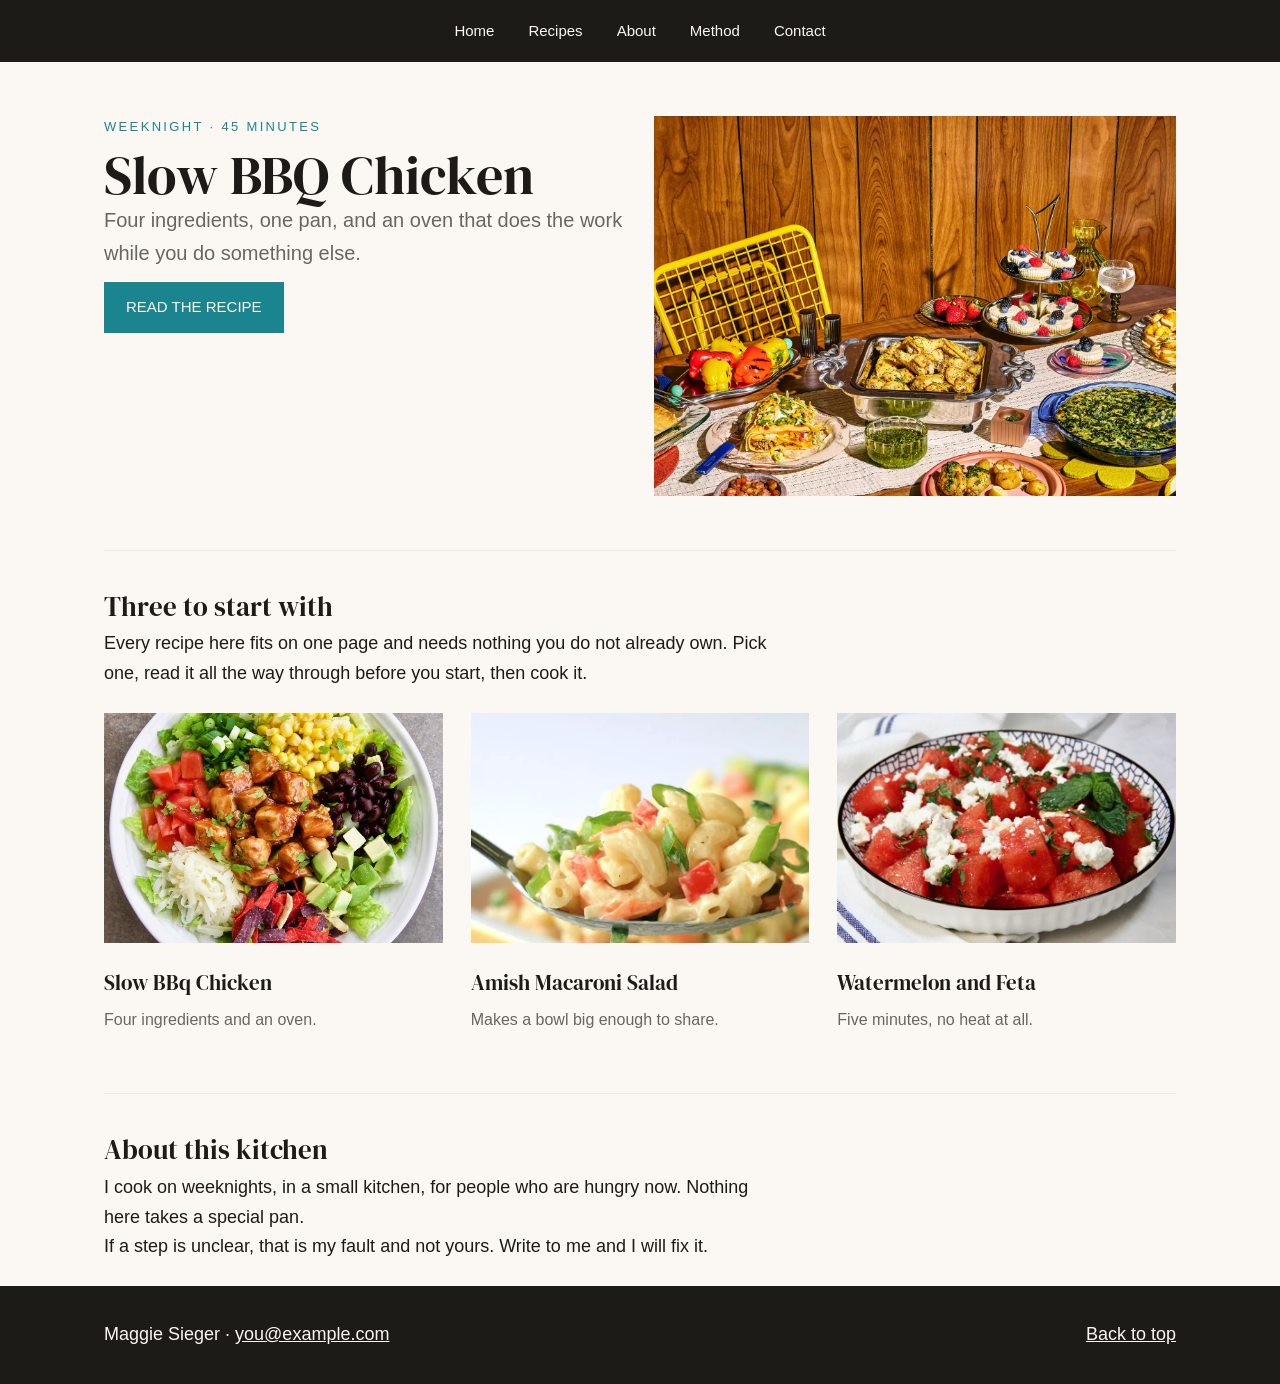
<file: index.html>
<!DOCTYPE html>
<html lang="en">
<head>
    <meta charset="UTF-8">
    <meta name="viewport" content="width=device-width, initial-scale=1.0">
    <title>Jen's Kitchen</title>

    <link rel="preconnect" href="https://fonts.googleapis.com">
    <link rel="preconnect" href="https://fonts.gstatic.com" crossorigin>
    <link href="https://fonts.googleapis.com/css2?family=DM+Serif+Display:ital@0;1&family=Playfair+Display:ital,wght@0,400..900;1,400..900&display=swap" rel="stylesheet">

    <link rel="stylesheet" href="css/styles.css">
</head>
<body id="top">
    <nav class="site-nav">
        <ul>
            <li><a href="index.html">Home</a></li>
            <li><a href="#cards">Recipes</a></li>
            <li><a href="#about">About</a></li>
            <li><a href="#method">Method</a></li>
            <li><a href="mailto:you@example.com">Contact</a></li>
        </ul>
    </nav>
    <main>
        <header class="hero">
            <div>
                <p class="eyebrow">Weeknight &middot; 45 minutes</p>
                <h1>Slow BBQ Chicken</h1>
                <p class="lede">Four ingredients, one pan, and an oven that does the work while you do something else.</p>
                <a class="button" href="recipes/bbq-chicken.html">Read the recipe</a>
            </div>
            <img src="images/homepage.webp" alt="A plate of BBQ chicken">
        </header>
        <section class="section-head" id="cards">
            <h2>Three to start with</h2>
            <p>Every recipe here fits on one page and needs nothing you do not already own. Pick one, read it all the way through before you start, then cook it.</p>
        </section>
        <section class="cards">
            <article class="card">
                <img src="images/bbq-chicken-card.jpeg" alt="bbq chicken thighs">
                <h3>Slow BBq Chicken</h3>
                <p>Four ingredients and an oven.</p>
            </article>
             <article class="card">
                <img src="images/amish-macaroni-salad-card.webp" alt="A bowl of macaroni salad">
                <h3>Amish Macaroni Salad</h3>
                <p>Makes a bowl big enough to share.</p>
            </article>
             <article class="card">
                <img src="images/Watermelon-salad-card.webp" alt="Watermelon with feta and mint">
                <h3>Watermelon and Feta</h3>
                <p>Five minutes, no heat at all.</p>
            </article>
        </section>
        <section class="section-head" id="about">
            <h2>About this kitchen</h2>
            <p>I cook on weeknights, in a small kitchen, for people who are hungry now. Nothing here takes a special pan.</p>
            <p>If a step is unclear, that is my fault and not yours. Write to me and I will fix it.</p>
        </section>
    </main>
    <footer class="site-footer">
        <div class="inner">
            <p>Maggie Sieger &middot; <a href="mailtto:you@example.com">you@example.com</a></p>
            <p class="right"><a href="#top">Back to top</a></p>
        </div>
    </footer>

</body>
</html>
</file>
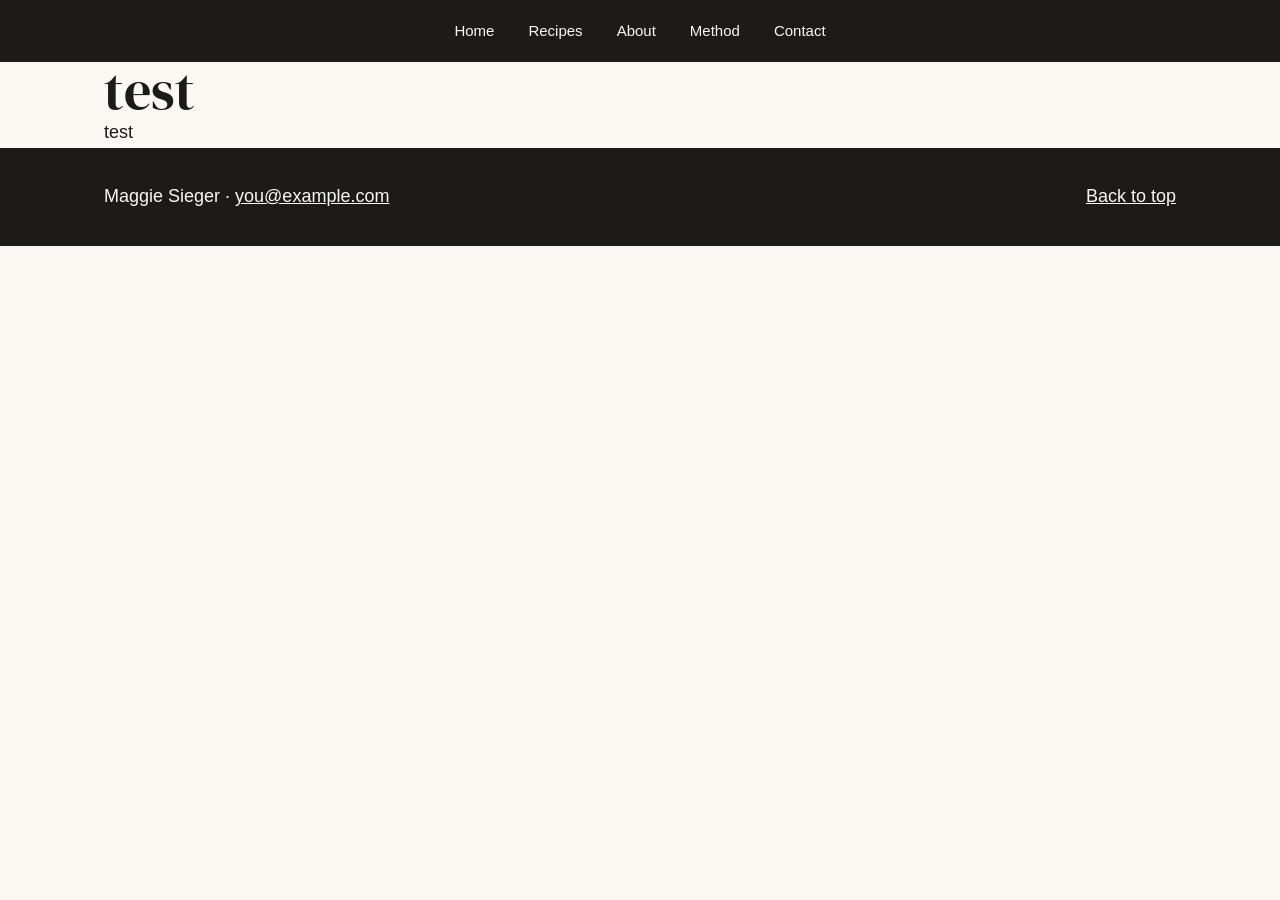
<file: Template.html>
<!DOCTYPE html>
<html lang="en">
<head>
    <meta charset="UTF-8">
    <meta name="viewport" content="width=device-width, initial-scale=1.0">
    <title>Template</title>

    <link rel="preconnect" href="https://fonts.googleapis.com">
    <link rel="preconnect" href="https://fonts.gstatic.com" crossorigin>
    <link href="https://fonts.googleapis.com/css2?family=DM+Serif+Display:ital@0;1&family=Playfair+Display:ital,wght@0,400..900;1,400..900&display=swap" rel="stylesheet">

    <link rel="stylesheet" href="css/styles.css">
</head>
<body id="top">
    <nav class="site-nav">
        <ul>
            <li><a href="index.html">Home</a></li>
            <li><a href="#cards">Recipes</a></li>
            <li><a href="#about">About</a></li>
            <li><a href="#method">Method</a></li>
            <li><a href="mailto:you@example.com">Contact</a></li>
        </ul>
    </nav>
    <main>
        <h1>test</h1>
        <p>test</p>
    </main>
    <footer class="site-footer">
        <div class="inner">
            <p>Maggie Sieger &middot; <a href="mailtto:you@example.com">you@example.com</a></p>
            <p class="right"><a href="#top">Back to top</a></p>
        </div>
    </footer>

</body>
</html>
</file>
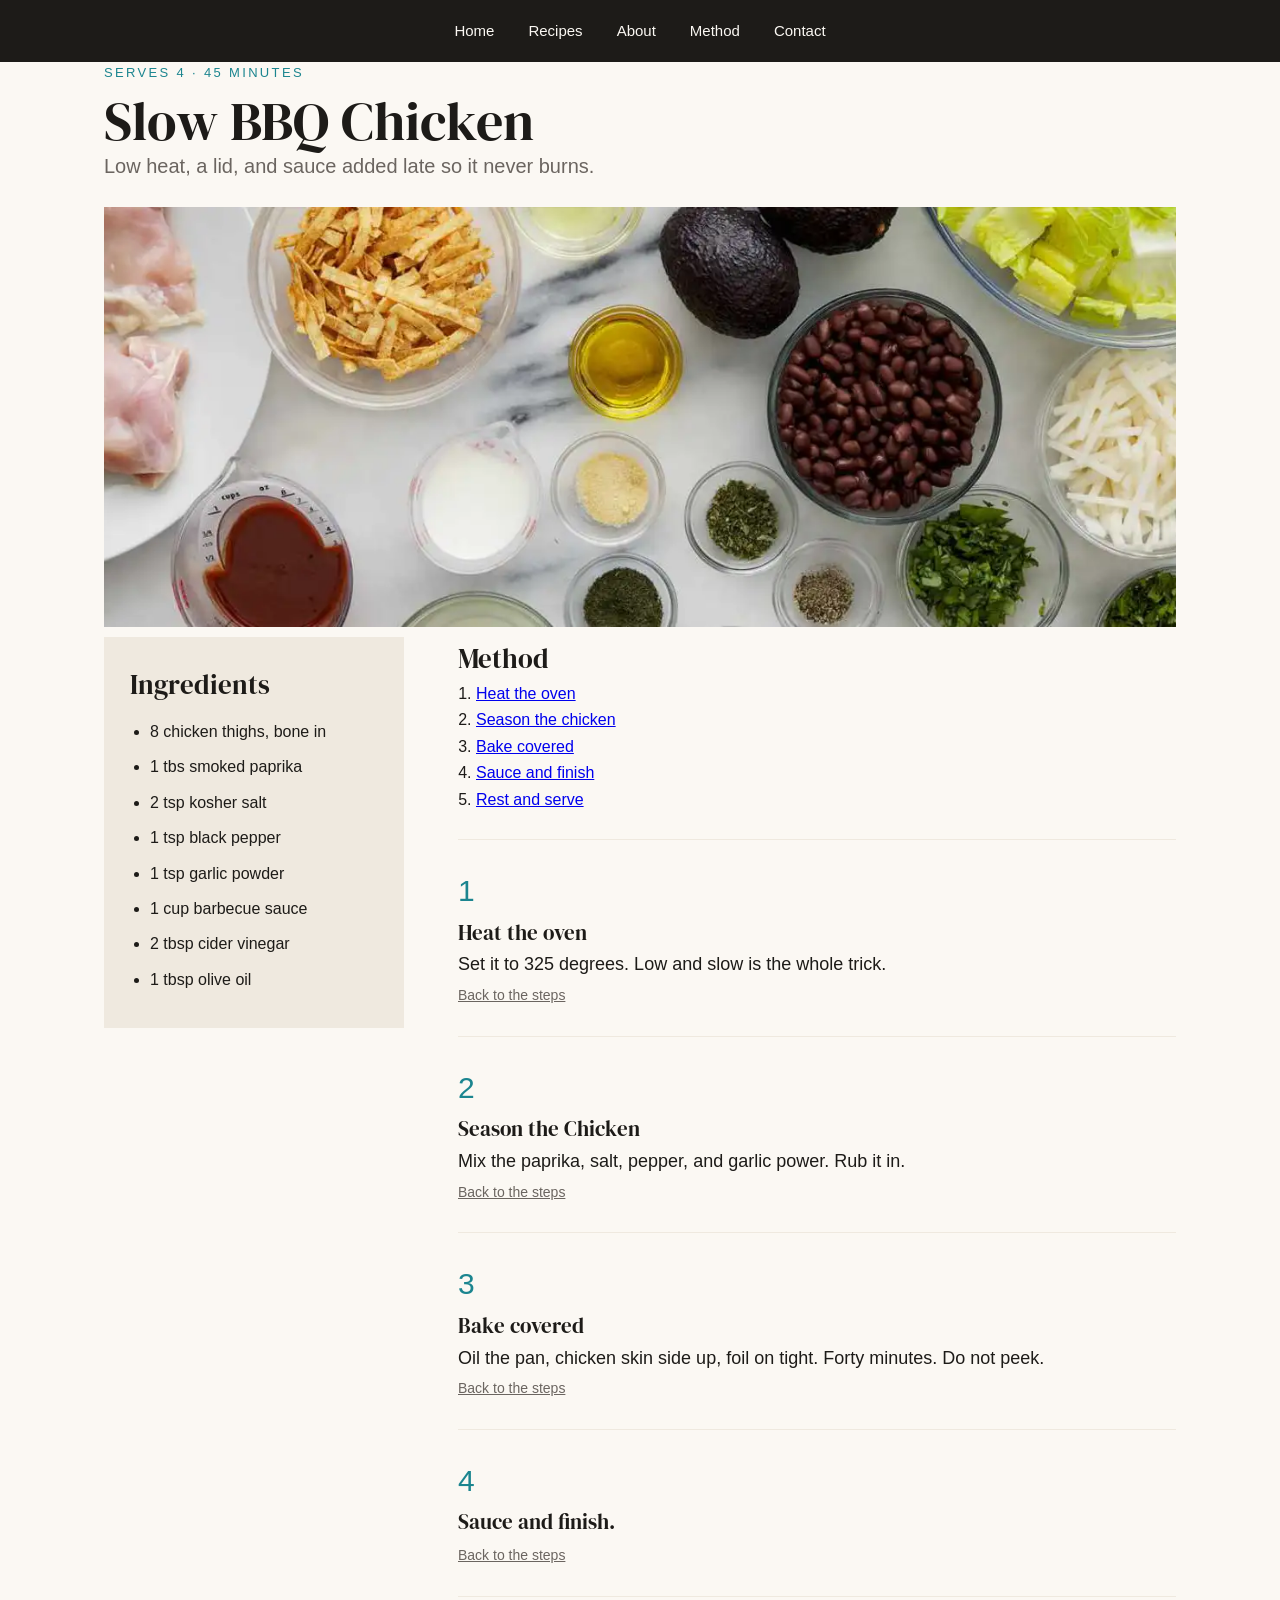
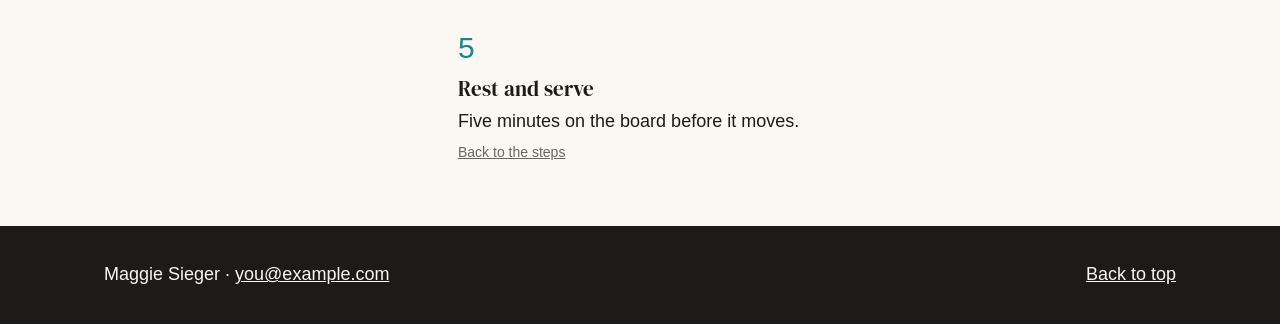
<file: recipes/bbq-chicken.html>
<!DOCTYPE html>
<html lang="en">
<head>
    <meta charset="UTF-8">
    <meta name="viewport" content="width=device-width, initial-scale=1.0">
    <title>Slow BBQ Chicken</title>

    <link rel="preconnect" href="https://fonts.googleapis.com">
    <link rel="preconnect" href="https://fonts.gstatic.com" crossorigin>
    <link href="https://fonts.googleapis.com/css2?family=DM+Serif+Display:ital@0;1&family=Playfair+Display:ital,wght@0,400..900;1,400..900&display=swap" rel="stylesheet">

    <link rel="stylesheet" href="../css/styles.css">
</head>
<body id="top">
    <nav class="site-nav">
        <ul>
            <li><a href="../index.html">Home</a></li>
            <li><a href="../index.html#cards">Recipes</a></li>
            <li><a href="../index.html#about">About</a></li>
            <li><a href="#method">Method</a></li>
            <li><a href="mailto:you@example.com">Contact</a></li>
        </ul>
    </nav>
    <main>
       <header class="recipe-hero">
            <p class="eyebrow">Serves 4 &middot; 45 minutes</p>
            <h1>Slow BBQ Chicken</h1>
            <p class="lede">Low heat, a lid, and sauce added late so it never burns.</p>
            <img src="../images/bbq-chicken-banner.webp" alt="A tray of BBQ chicken">
       </header>
       <div class="recipe-body">
            <aside class="ingredients">
                <h2>Ingredients</h2>
                <ul>
                    <li>8 chicken thighs, bone in</li>
                    <li>1 tbs smoked paprika</li>
                    <li>2 tsp kosher salt</li>
                    <li>1 tsp black pepper</li>
                    <li>1 tsp garlic powder</li>
                    <li>1 cup barbecue sauce</li>
                    <li>2 tbsp cider vinegar</li>
                    <li>1 tbsp olive oil</li>
                </ul>
            </aside>
            <section id="method">
                <h2>Method</h2>
                <nav class="jump">
                    <ol>
                        <li><a href="#step-1">Heat the oven</a></li>
                        <li><a href="#step-2">Season the chicken</a></li>
                        <li><a href="#step-3">Bake covered</a></li>
                        <li><a href="#step-4">Sauce and finish</a></li>
                        <li><a href="#step-5">Rest and serve</a></li>
                    </ol>
                </nav>
                <article class="step" id="step-1">
                    <span class="num">1</span>
                    <h3>Heat the oven</h3>
                    <p>Set it to 325 degrees. Low and slow is the whole trick.</p>
                    <p><a class="back" href="#method">Back to the steps</a></p>
                </article>
                <article class="step" id="step-2">
                    <span class="num">2</span>
                    <h3>Season the Chicken</h3>
                    <p>Mix the paprika, salt, pepper, and garlic power. Rub it in.</p>
                    <p><a class="back" href="#method">Back to the steps</a></p>
                </article>
                <article class="step" id="step-3">
                    <span class="num">3</span>
                    <h3>Bake covered</h3>
                    <p>Oil the pan, chicken skin side up, foil on tight. Forty minutes. Do not peek.</p>
                    <p><a class="back" href="#method">Back to the steps</a></p>
                </article>
                <article class="step" id="step-4">
                    <span class="num">4</span>
                    <h3>Sauce and finish.</h3>
                    <p><a class="back" href="#method">Back to the steps</a></p>
                </article>
                <article class="step id=step-5">
                    <span class="num">5</span>
                    <h3>Rest and serve</h3>
                    <p>Five minutes on the board before it moves.</p>
                    <p><a class="back" href="#method">Back to the steps</a></p>
                </article>
            </section>
       </div>

    </main>
    <footer class="site-footer">
        <div class="inner">
            <p>Maggie Sieger &middot; <a href="mailtto:you@example.com">you@example.com</a></p>
            <p class="right"><a href="#top">Back to top</a></p>
        </div>
    </footer>

</body>
</html>
</file>
<file: css/styles.css>
*{ 
    box-sizing: border-box;
    margin: 0;
    padding: 0;
}

body{
    background: #fbf8f3;
    color: #1d1b18;
    font-family: 'Inter' , Helvetica, Ariel, sans-serif;
    font-size: 18px;
    line-height: 1.65;
}

h1, h2, h3{
    font-family: 'DM Serif Display' , Georgia, serif;
    font-weight: 400;
}

.site-nav{
    background: #1d1b18
}

.site-nav ul{
    list-style: none;
    display: grid;
    grid-template: auto / auto auto auto auto auto;
    gap: 34px;
    width: max-content;
    margin: 0 auto;
    padding: 16px 24px;
}

.site-nav a {
    color: #fbf8f3;
    text-decoration: none;
    font-size: 15px;
}

main{
    max-width: 1120px;
    margin: 0 auto;
    padding: 0 24px;
}

.site-footer{
    background: #1d1b18;
    color: #fbf8f3
}

.site-footer .inner{
    display: grid;
    grid-template: auto / 1fr 1fr;
    max-width: 1120px;
    margin: 0 auto;
    padding: 34px 24px;
}

.site-footer a {
    color: #fbf8f3
}

.site-footer .right{
    text-align: right;
}

.hero{
    display: grid;
    grid-template: auto /  1fr 1fr;
    gap: 28px;
    padding: 54px 0;
}

.hero img {
    width: 100%;
    height: 380px;
    object-fit: cover;
}

h1{
    font-size: 54px;
    line-height: 1.05;
}

.eyebrow{
    font-size: 13px;
    letter-spacing: 0.18em;
    text-transform: uppercase;
    color: #1b858f;
    margin-bottom: 10px;
}

.lede{
    font-size: 20px;
    color: #6b6560;
}

.button{
    display: inline-block;
    margin-top: 12px;
    background: #1b858f;
    color: #fbf8f3;
    text-decoration: none;
    padding: 13px 22px;
    font-size: 15px;
    text-transform: uppercase;
}

.section-head{
    border-top: 1px solid #efe9df;
    padding: 34px 0 24px;
}

.section-head p{
    max-width: 68ch;
}

.cards{
    display: grid;
    grid-template: auto / 1fr 1fr 1fr;
    gap: 28px;
    padding-bottom: 60px;
}

.card img{
    width: 100%;
    height: 230px;
    object-fit: cover;
}

.card h3{
    margin: 14px 0 6px;
}

.card p{
    font-size: 16px;
    color: #6b6560
}

.recipe-hero{
    padding: 46px 1 34px;
}

.recipe-hero img{
    width: 100%;
    height: 420px;
    object-fit: cover;
    margin-top: 24px;
}

.recipe-body{
    display: grid;
    grid-template: auto / 300px 1fr;
    gap: 54px;
    padding-bottom: 60px;
}

.ingredients{
    background: #efe9df;
    padding: 26px;
    align-self: start;
}

.ingredients ul{
    margin: 12px 0 0 20px;
}

.ingredients li{
    margin-bottom: 9px;
    font-size: 16px;
}

.jumo{
    border-left: 3px solid #1b858f;
    padding-left: 18px;
    margin-bottom: 30px;
}

.jump ol{
    margin-left: 18px;
}

.jump li {
    font-size: 16px;
}

.step{
    border-top: 1px solid #efe9df;
    padding-top: 26px;
    margin-top: 26px;
}

.step .num{
    display: block;
    font-size: 30px;
    color: #1b858f;
}

.back{
    font-size: 14px;
    color: #6b6560;
}
</file>
